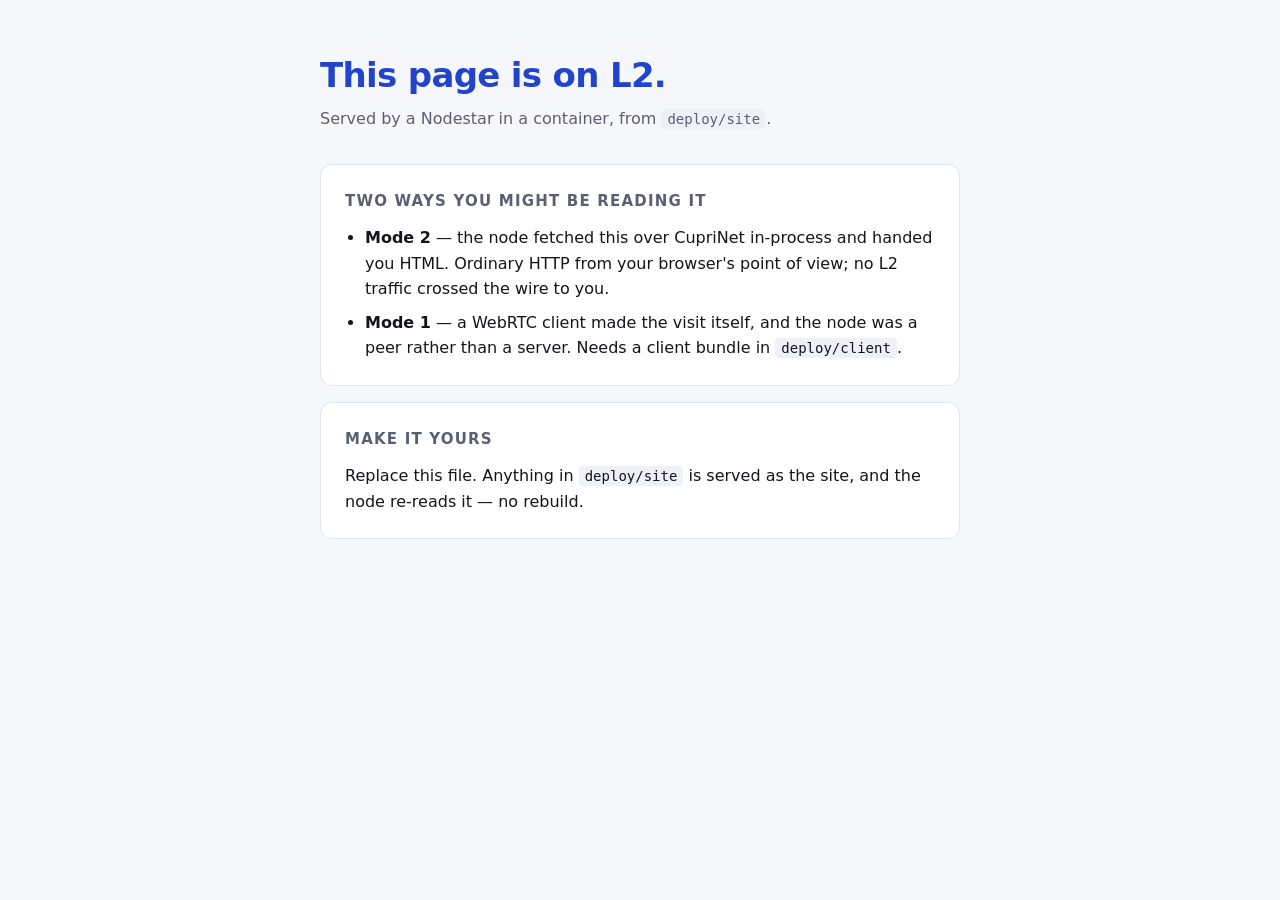
<file: deploy/site/index.html>
<!doctype html>
<html lang="en">
<head>
  <meta charset="utf-8">
  <title>A Nodestar</title>

  <!-- The size this page was laid out for. A Mode 1 client fits the page against it rather than assuming.
       There is deliberately no cupri-feed here: the stock node host serves static files and no live feed, so
       declaring one would name something that does not exist. -->
  <meta name="cupri-design" content="1024x768">

  <style>
    :root { color-scheme: light dark; }
    body {
      margin: 0; padding: 48px 32px;
      font: 16px/1.6 system-ui, -apple-system, "Segoe UI", sans-serif;
      color: #14141a; background: #f6f7fb;
    }
    main { max-width: 640px; margin: 0 auto; }
    h1 { font-size: 34px; margin: 0 0 4px; color: #2244cc; letter-spacing: -0.02em; }
    .sub { color: #5a6072; margin: 0 0 32px; }
    .card { background: #fff; border: 1px solid #dfe3ee; border-radius: 12px; padding: 24px; margin-bottom: 16px; }
    .card h2 { font-size: 15px; text-transform: uppercase; letter-spacing: 0.08em; color: #5a6072; margin: 0 0 12px; }
    code { background: #eef1f8; padding: 2px 6px; border-radius: 4px; font-size: 14px; }
    ul { margin: 0; padding-left: 20px; }
    li { margin-bottom: 8px; }
    li:last-child { margin-bottom: 0; }
    @media (prefers-color-scheme: dark) {
      body { color: #e8e9ef; background: #14141a; }
      h1 { color: #7d9bff; }
      .sub, .card h2 { color: #9aa0b4; }
      .card { background: #1c1c24; border-color: #2e2e3c; }
      code { background: #2a2a36; }
    }
  </style>
</head>
<body>
  <main>
    <h1>This page is on L2.</h1>
    <p class="sub">Served by a Nodestar in a container, from <code>deploy/site</code>.</p>

    <div class="card">
      <h2>Two ways you might be reading it</h2>
      <ul>
        <li><strong>Mode 2</strong> — the node fetched this over CupriNet in-process and handed you HTML. Ordinary
          HTTP from your browser's point of view; no L2 traffic crossed the wire to you.</li>
        <li><strong>Mode 1</strong> — a WebRTC client made the visit itself, and the node was a peer rather than a
          server. Needs a client bundle in <code>deploy/client</code>.</li>
      </ul>
    </div>

    <div class="card">
      <h2>Make it yours</h2>
      <p style="margin:0">Replace this file. Anything in <code>deploy/site</code> is served as the site, and the
      node re-reads it — no rebuild.</p>
    </div>
  </main>
</body>
</html>
</file>
